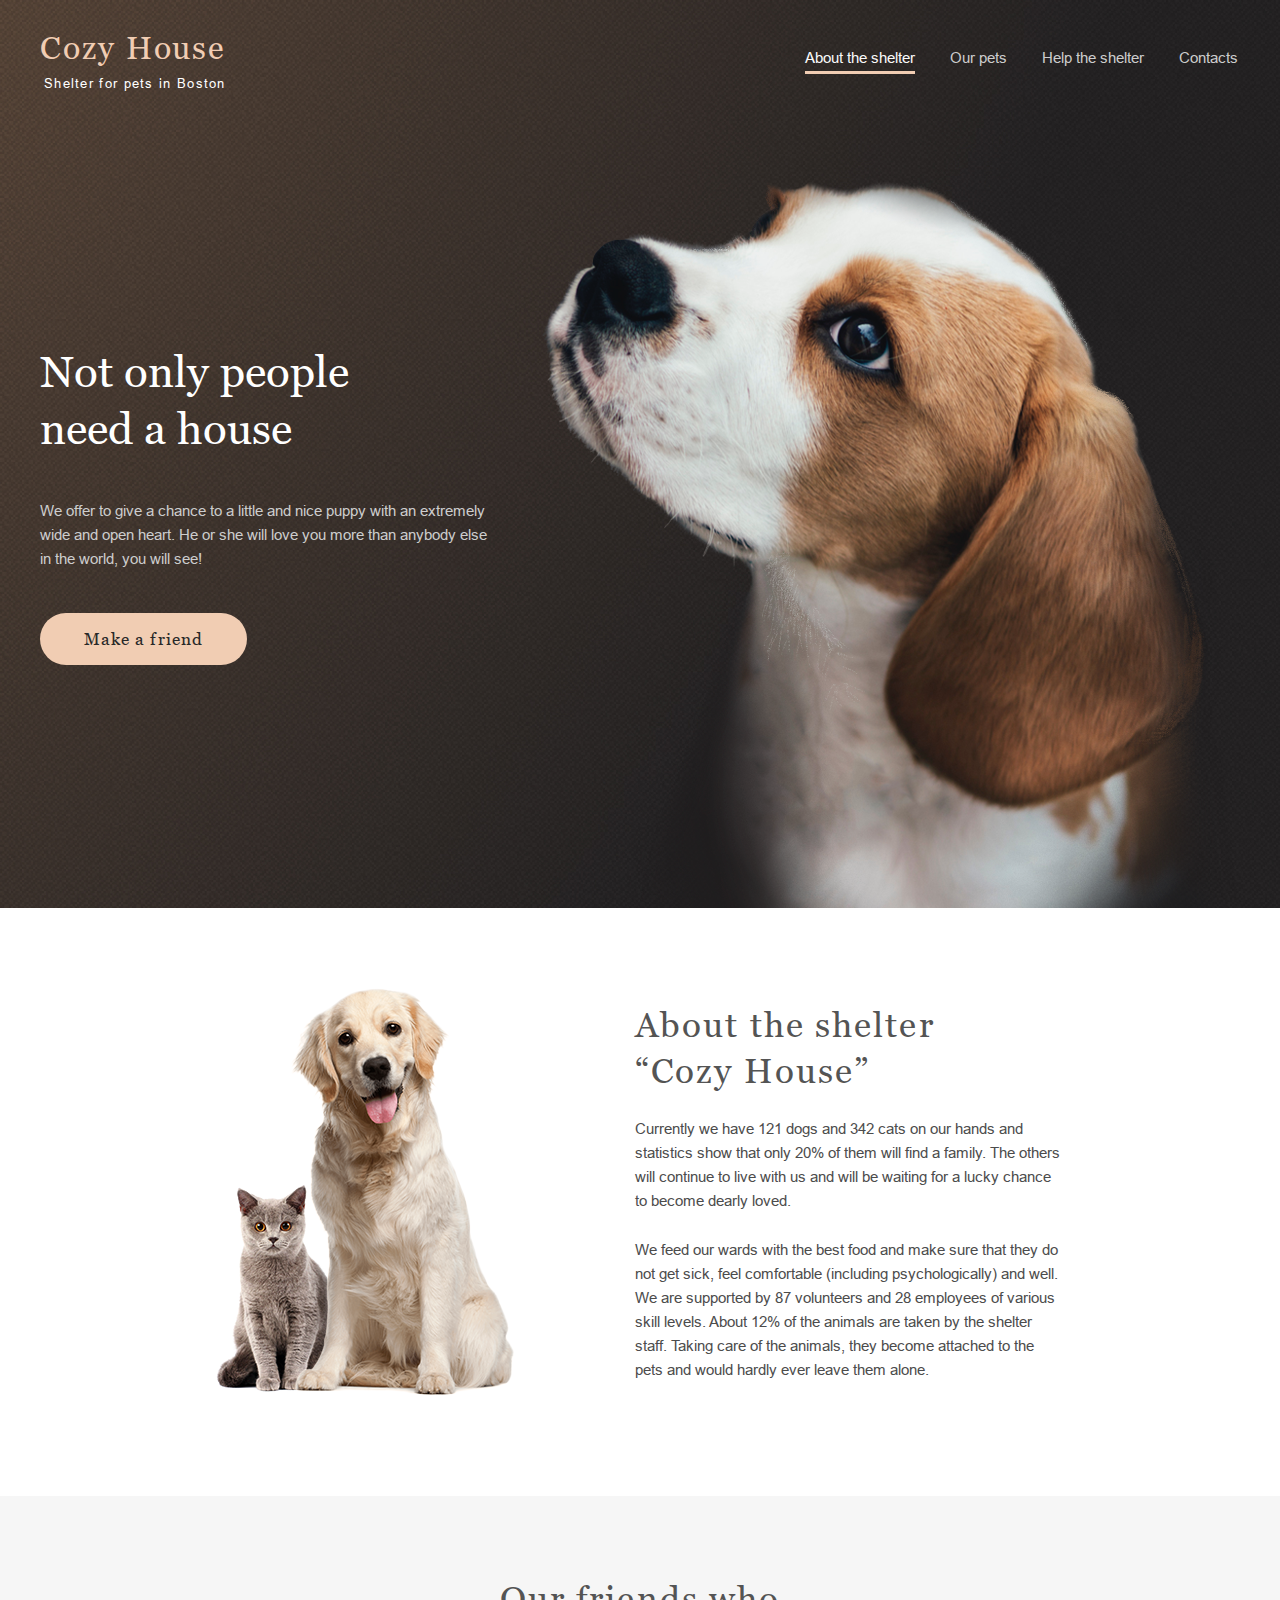
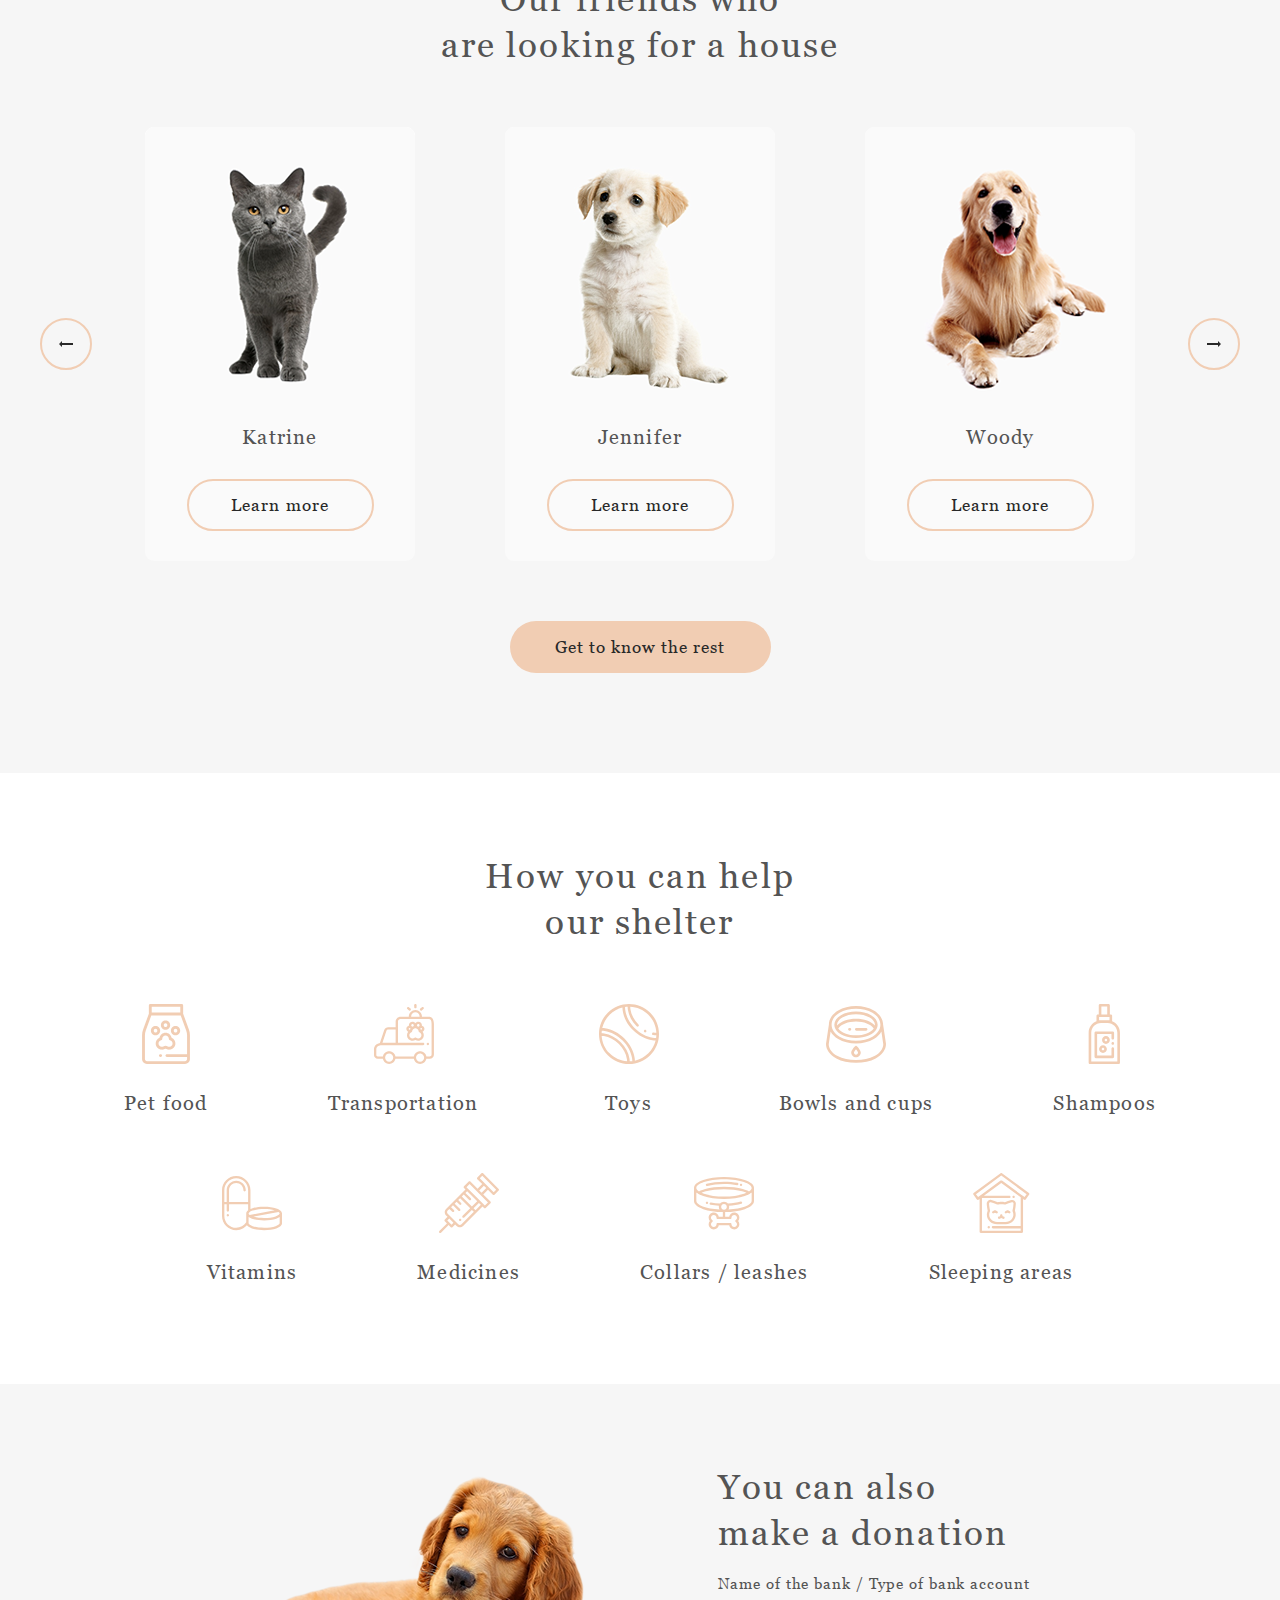
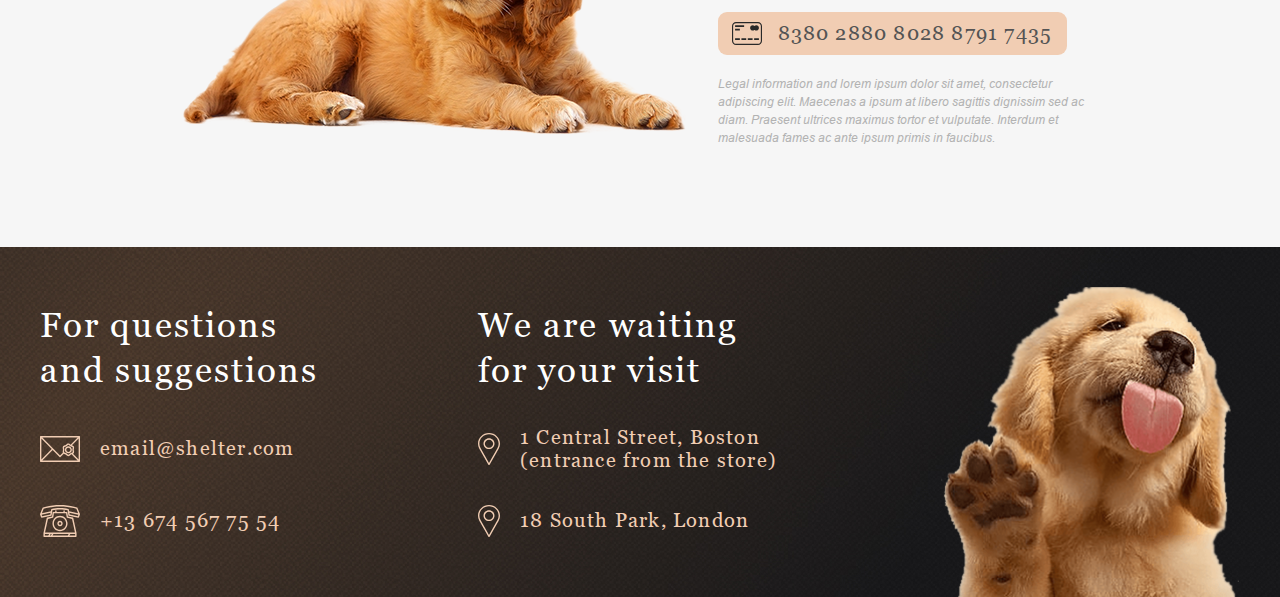
<file: shelter/index.html>
<!DOCTYPE html>
<html lang="en">

<head>
   <meta charset="UTF-8">
   <meta name="viewport" content="width=device-width, initial-scale=1.0">
   <title>Shelter</title>
   <link rel="icon" href="./img/favicon.ico" type="image/x-icon">
   <link rel="stylesheet" href="./css/reset.css">
   <link rel="stylesheet" href="./css/fonts.css">
   <link rel="stylesheet" href="./css/style.css">
</head>

<body>
   <div class="hero">
      <header class="header">
         <div class="container">
            <div class="header__inner">
               <a class="header__logo" href="#">
                  <h2 class="header__logo-title">Cozy House</h2>
                  <p class="header__logo-subtitle">Shelter for pets in Boston</p>
               </a>
               <button class="header__burger-menu">
                  <span class="header__burger-menu-item"></span>
                  <span class="header__burger-menu-item"></span>
                  <span class="header__burger-menu-item"></span>
               </button>
               <nav class="header__nav">
                  <ul class="header__list">
                     <li class="header__list-item">
                        <a class="header__list-link header__list-link--active" href="./index.html">About the shelter</a>
                     </li>
                     <li class="header__list-item">
                        <a class="header__list-link" href="./pets.html">Our pets</a>
                     </li>
                     <li class="header__list-item">
                        <a class="header__list-link" href="#help">Help the shelter</a>
                     </li>
                     <li class="header__list-item">
                        <a class="header__list-link" href="#footer">Contacts</a>
                     </li>
                  </ul>
               </nav>
            </div>
         </div>
      </header>

      <section class="not-only">
         <div class="container">
            <div class="not-only__inner">
               <div class="not-only__descr">
                  <h1 class="not-only__title">Not only people need a house</h1>
                  <p class="not-only__text">We offer to give a chance to a little and nice puppy with an extremely wide
                     and open heart. He or she will love you more than anybody else in the world, you will see!</p>
                  <a class="not-only__btn btn-primary" href="#our-friends">Make a friend</a>
               </div>
               <img class="not-only__img" src="./img/start-screen-puppy.png" alt="Puppy">
            </div>
         </div>
      </section>
   </div>

   <main class="main">
      <section class="about">
         <div class="container">
            <div class="about__inner">
               <img class="about__img" src="./img/about-pets.png" alt="pets">
               <div class="about__descr">
                  <h2 class="about__title title-h2">About the shelter “Cozy House”</h2>
                  <p class="about__text">Currently we have 121 dogs and 342 cats on our hands and statistics show that
                     only 20% of them will find a family. The others will continue to live with us and will be waiting
                     for a lucky chance to become dearly loved.</p>
                  <p class="about__text">We feed our wards with the best food and make sure that they do not get sick,
                     feel comfortable (including psychologically) and well. We are supported by 87 volunteers and 28
                     employees of various skill levels. About 12% of the animals are taken by the shelter staff. Taking
                     care of the animals, they become attached to the pets and would hardly ever leave them alone.</p>
               </div>
            </div>
         </div>
      </section>

      <section class="our-friends" id="our-friends">
         <div class="container">
            <h2 class="our-friends__title title-h2">Our friends who <br> are looking for a house</h2>
            <div class="our-friends__inner">
               <div class="slider__inner">
                  <article class="slider__card">
                     <img class="slider__card-img" src="./img/pets-katrine.png" alt="cat">
                     <h3 class="slider__card-title">Katrine</h3>
                     <a href="" class="slider__card-btn btn-secondary">Learn more</a>
                  </article>
                  <article class="slider__card">
                     <img class="slider__card-img" src="./img/pets-jennifer.png" alt="puppy">
                     <h3 class="slider__card-title">Jennifer</h3>
                     <a href="" class="slider__card-btn btn-secondary">Learn more</a>
                  </article>
                  <article class="slider__card">
                     <img class="slider__card-img" src="./img/pets-woody.png" alt="dog">
                     <h3 class="slider__card-title">Woody</h3>
                     <a href="" class="slider__card-btn btn-secondary">Learn more</a>
                  </article>
               </div>

               <div class="slider__btn-wrapper">
                  <button class="slider__btn">
                     <svg width="14" height="6" viewBox="0 0 14 6" fill="none" xmlns="http://www.w3.org/2000/svg">
                        <path d="M14 2V4H3V6L0 3L3 0V2H14Z" fill="#292929" />
                     </svg>
                  </button>
                  <button class="slider__btn">
                     <svg width="14" height="6" viewBox="0 0 14 6" fill="none" xmlns="http://www.w3.org/2000/svg">
                        <path d="M0 4V2L11 2V0L14 3L11 6V4L0 4Z" fill="#292929" />
                     </svg>
                  </button>
               </div>
            </div>
            <a class="btn-primary" href="./pets.html" target="_blank">Get to know the rest</a>
         </div>
      </section>

      <section class="help" id="help">
         <div class="container">
            <div class="help__inner">
               <h2 class="help__title title-h2">How you can help <br> our shelter</h2>

               <ul class="help__list">
                  <li class="help__item">
                     <img class="help__img" src="./img/icon-pet-food.svg" alt="pet-food">
                     <h3 class="help__item-title">Pet food</h3>
                  </li>
                  <li class="help__item">
                     <img class="help__img" src="./img/icon-transportation.svg" alt="transportation">
                     <h3 class="help__item-title">Transportation</h3>
                  </li>
                  <li class="help__item">
                     <img class="help__img" src="./img/icon-toys.svg" alt="toys">
                     <h3 class="help__item-title">Toys</h3>
                  </li>
                  <li class="help__item">
                     <img class="help__img" src="./img/icon-bowls-and-cups.svg" alt="bowls-and-cups">
                     <h3 class="help__item-title">Bowls and cups</h3>
                  </li>
                  <li class="help__item">
                     <img class="help__img" src="./img/icon-shampoos.svg" alt="shampoos">
                     <h3 class="help__item-title">Shampoos</h3>
                  </li>
                  <li class="help__item">
                     <img class="help__img" src="./img/icon-vitamins.svg" alt="vitamins">
                     <h3 class="help__item-title">Vitamins</h3>
                  </li>
                  <li class="help__item">
                     <img class="help__img" src="./img/icon-medicines.svg" alt="medicines">
                     <h3 class="help__item-title">Medicines</h3>
                  </li>
                  <li class="help__item">
                     <img class="help__img" src="./img/icon-collars-leashes.svg" alt="collars-leashe">
                     <h3 class="help__item-title">Collars / leashes</h3>
                  </li>
                  <li class="help__item">
                     <img class="help__img" src="./img/icon-sleeping-area.svg" alt="sleeping-area">
                     <h3 class="help__item-title">Sleeping areas</h3>
                  </li>
               </ul>

            </div>
         </div>
      </section>

      <section class="in-addition">
         <div class="container">
            <div class="in-addition__inner">
               <img class="in-addition__img" src="./img/donation-dog.png" alt="puppy">
               <div class="in-addition__descr">
                  <h2 class="in-addition__title title-h2">You can also <br> make a donation</h2>
                  <p class="in-addition__subtitle">Name of the bank / Type of bank account</p>
                  <a class="in-addition__link" href="#">
                     <img class="in-addition__link-img" src="./img/credit-card.svg" alt="credit-card">
                     <p class="in-addition__link-text">8380 2880 8028 8791 7435</p>
                  </a>
                  <p class="in-addition__text">Legal information and lorem ipsum dolor sit amet, consectetur adipiscing
                     elit. Maecenas a ipsum at libero sagittis dignissim sed ac diam. Praesent ultrices maximus tortor
                     et vulputate. Interdum et malesuada fames ac ante ipsum primis in faucibus.</p>
               </div>
            </div>
         </div>
      </section>
   </main>

   <footer class="footer" id="footer">
      <div class="container">
         <div class="footer__inner">
            <div class="footer__blocks">
               <div class="footer_block">
                  <h2 class="footer__title title-h2">For questions and suggestions</h2>
                  <a class="footer__link" href="mailto:email@shelter.com" target="_blank">
                     <svg width="40" height="32" viewBox="0 0 40 32" fill="none" xmlns="http://www.w3.org/2000/svg">
                        <path
                           d="M39.315 3H0.684964C0.5033 3 0.329077 3.07325 0.200621 3.20362C0.0721657 3.334 0 3.51084 0 3.69522V28.3048C0 28.4892 0.0721657 28.666 0.200621 28.7964C0.329077 28.9268 0.5033 29 0.684964 29H39.315C39.4967 29 39.6709 28.9268 39.7994 28.7964C39.9278 28.666 40 28.4892 40 28.3048V3.69522C40 3.51084 39.9278 3.334 39.7994 3.20362C39.6709 3.07325 39.4967 3 39.315 3ZM32.5774 18.0331C32.6846 18.5259 32.7954 19.0355 32.6513 19.2882C32.4966 19.5596 31.9966 19.7173 31.5131 19.8699C31.1316 19.9902 30.7373 20.1147 30.3857 20.3212C30.0461 20.5206 29.7523 20.8001 29.4683 21.0704C29.0772 21.4426 28.7079 21.794 28.374 21.794C28.04 21.794 27.6706 21.4425 27.2797 21.0704C26.9956 20.8001 26.7018 20.5205 26.3622 20.3212C26.0107 20.1147 25.6163 19.9903 25.2348 19.8699C24.7513 19.7173 24.2513 19.5596 24.0967 19.2882C23.9526 19.0355 24.0633 18.5259 24.1705 18.0331C24.2584 17.6285 24.3493 17.2103 24.3493 16.7821C24.3493 16.354 24.2584 15.9356 24.1705 15.5311C24.0633 15.0383 23.9526 14.5288 24.0967 14.2759C24.2513 14.0046 24.7513 13.8468 25.2348 13.6942C25.6163 13.5739 26.0107 13.4494 26.3622 13.243C26.7018 13.0435 26.9956 12.764 27.2797 12.4937C27.6706 12.1216 28.04 11.7701 28.374 11.7701C28.7079 11.7701 29.0773 12.1216 29.4683 12.4937C29.7523 12.764 30.0461 13.0435 30.3857 13.243C30.7373 13.4493 31.1316 13.5738 31.5131 13.6941C31.9966 13.8467 32.4966 14.0045 32.6512 14.2758C32.7954 14.5286 32.6846 15.0381 32.5774 15.5309C32.4895 15.9354 32.3986 16.3537 32.3986 16.7819C32.3986 17.2102 32.4895 17.6286 32.5774 18.0331ZM30.5975 11.6608C30.5345 11.6024 30.4705 11.5416 30.4053 11.4795C29.8904 10.9896 29.2497 10.3798 28.374 10.3798C27.4982 10.3798 26.8575 10.9896 26.3426 11.4795C26.1045 11.7061 25.8796 11.9201 25.6761 12.0396C25.4574 12.168 25.1518 12.2645 24.8281 12.3666C24.1276 12.5876 23.3336 12.8381 22.9109 13.5797C22.5001 14.3004 22.6768 15.1134 22.8328 15.8307C22.9081 16.1777 22.9794 16.5055 22.9794 16.7821C22.9794 17.0587 22.9081 17.3866 22.8328 17.7336C22.6975 18.3556 22.5473 19.0496 22.7775 19.693L19.9997 22.5464L2.32449 4.39044H37.6748L30.5975 11.6608ZM11.7007 16L1.36993 26.6116V5.38812L11.7007 16ZM12.6635 16.989L19.5124 24.0242C19.5761 24.0896 19.6519 24.1416 19.7356 24.177C19.8192 24.2125 19.9089 24.2308 19.9996 24.2308C20.0902 24.2308 20.18 24.2125 20.2636 24.177C20.3472 24.1416 20.4231 24.0896 20.4868 24.0242L23.6841 20.7398C24.044 20.9494 24.4495 21.0781 24.8281 21.1976C25.1518 21.2997 25.4575 21.3962 25.6761 21.5245C25.8796 21.644 26.1044 21.8581 26.3426 22.0846C26.8575 22.5746 27.4982 23.1844 28.374 23.1844C29.2496 23.1844 29.8904 22.5746 30.4053 22.0846C30.6434 21.858 30.8682 21.644 31.0718 21.5244C31.2043 21.4466 31.3691 21.3806 31.5502 21.3179L37.675 27.6094H2.32431L12.6635 16.989ZM32.9664 20.7946C33.3117 20.6108 33.6223 20.3612 33.8371 19.9846C34.2479 19.2639 34.0711 18.4508 33.9151 17.7336C33.8398 17.3866 33.7686 17.0587 33.7686 16.7821C33.7686 16.5055 33.8398 16.1777 33.9151 15.8307C34.0711 15.1134 34.2479 14.3005 33.837 13.5797C33.4142 12.8381 32.6203 12.5876 31.9197 12.3666L31.8559 12.3463L38.6301 5.38738V26.6122L32.9664 20.7946Z"
                           fill="#F1CDB3" />
                        <path
                           d="M28.374 13.2424C26.451 13.2424 24.8865 14.8302 24.8865 16.782C24.8865 18.7337 26.451 20.3215 28.374 20.3215C30.297 20.3215 31.8614 18.7337 31.8614 16.782C31.8614 14.8302 30.2969 13.2424 28.374 13.2424ZM28.374 18.9311C27.2064 18.9311 26.2564 17.967 26.2564 16.782C26.2564 15.5969 27.2063 14.6328 28.374 14.6328C29.5416 14.6328 30.4915 15.5969 30.4915 16.782C30.4915 17.967 29.5415 18.9311 28.374 18.9311Z"
                           fill="#F1CDB3" />
                     </svg>
                     <p class="footer__link-text">email@shelter.com</p>
                  </a>
                  <a class="footer__link" href="tel:+136745677554" target="_blank">
                     <svg width="40" height="32" viewBox="0 0 40 32" fill="none" xmlns="http://www.w3.org/2000/svg">
                        <path
                           d="M39.9461 8.89543L37.5102 2.9049C37.4685 2.80251 37.4043 2.71139 37.3226 2.63868C37.2408 2.56598 37.1437 2.51367 37.0389 2.48585L34.111 1.70799C25.5388 -0.569376 14.4609 -0.569281 5.88906 1.70799L2.96105 2.48585C2.85626 2.51367 2.75918 2.56598 2.67743 2.63868C2.59568 2.71139 2.53147 2.80251 2.48984 2.9049L0.0539764 8.89543C-0.0131281 9.06038 -0.0178273 9.24503 0.0407965 9.41333L1.01509 12.2089C1.07166 12.3713 1.18339 12.5075 1.32986 12.5925C1.47633 12.6775 1.64776 12.7056 1.8128 12.6717L11.0692 10.7747C11.2084 10.7462 11.3359 10.675 11.4348 10.5706C11.5337 10.4661 11.5993 10.3334 11.623 10.19L12.4245 5.32594C16.8365 4.18994 23.1635 4.18994 27.5753 5.32594L28.3769 10.19C28.4006 10.3335 28.4662 10.4663 28.5651 10.5707C28.664 10.6751 28.7915 10.7463 28.9307 10.7748L38.187 12.6718C38.3521 12.7056 38.5234 12.6774 38.6699 12.5924C38.8164 12.5075 38.9281 12.3714 38.9848 12.209L39.9592 9.41343C40.0178 9.2451 40.0131 9.06043 39.9461 8.89543ZM2.13193 11.1412L1.63183 9.70624L10.5973 7.78606L10.321 9.46295L2.13193 11.1412ZM11.6222 4.0568C11.4935 4.09314 11.3777 4.16636 11.2883 4.26784C11.1989 4.36933 11.1396 4.49486 11.1174 4.62969L10.848 6.26453L1.85991 8.1896L3.65015 3.78707L6.2409 3.09877C14.5991 0.878304 25.4007 0.878208 33.7593 3.09877L36.35 3.78707L38.1403 8.1896L29.1522 6.26453L28.8828 4.62969C28.8606 4.49487 28.8013 4.36936 28.7119 4.26788C28.6224 4.1664 28.5066 4.09318 28.378 4.0568C23.6016 2.70615 16.3984 2.70615 11.6222 4.0568ZM37.8681 11.1412L29.6792 9.46295L29.4028 7.78606L38.3682 9.70624L37.8681 11.1412Z"
                           fill="#F1CDB3" />
                        <path
                           d="M33.2901 13.1186C33.261 12.9842 33.1948 12.8612 33.0995 12.7643C33.0041 12.6673 32.8836 12.6005 32.7522 12.5717L27.9776 11.526L27.3764 7.51395C27.351 7.34431 27.2672 7.18959 27.1401 7.07781C27.013 6.96603 26.851 6.90458 26.6835 6.90458H24.814V5.96398C24.814 5.56724 24.5002 5.2456 24.1129 5.2456C23.7257 5.2456 23.4119 5.56724 23.4119 5.96398V6.90458H16.5882V5.96398C16.5882 5.56724 16.2744 5.2456 15.8871 5.2456C15.4999 5.2456 15.1861 5.56724 15.1861 5.96398V6.90458H13.3166C13.1491 6.90458 12.9871 6.96603 12.86 7.07781C12.7329 7.18959 12.6491 7.34431 12.6237 7.51395L12.0224 11.526L7.24791 12.5717C7.11654 12.6005 6.996 12.6673 6.90063 12.7643C6.80527 12.8612 6.73908 12.9842 6.70996 13.1186L3.46796 28.0878C3.45692 28.1389 3.45134 28.1911 3.45132 28.2434V31.2816C3.45132 31.4721 3.52519 31.6549 3.65666 31.7896C3.78814 31.9243 3.96645 32 4.15239 32H35.8477C36.0336 32 36.212 31.9243 36.3434 31.7896C36.4749 31.6549 36.5488 31.4721 36.5488 31.2816V28.2434C36.5488 28.1911 36.5432 28.1389 36.5321 28.0878L33.2901 13.1186ZM7.98131 13.8802L12.7885 12.8273C12.9276 12.7968 13.0544 12.7238 13.152 12.6178C13.2496 12.5118 13.3134 12.3779 13.335 12.2338L13.9183 8.34134H26.0819L26.6651 12.2338C26.6867 12.3779 26.7505 12.5118 26.8481 12.6178C26.9457 12.7238 27.0725 12.7968 27.2115 12.8273L32.0189 13.8802L34.9741 27.5251H5.0261L7.98131 13.8802ZM11.7966 28.9618L10.8935 30.5632H9.82782L10.7309 28.9618H11.7966ZM13.416 28.9618H28.6721L27.769 30.5632H12.513L13.416 28.9618ZM4.85345 28.9618H9.11142L8.20836 30.5632H4.85345V28.9618ZM29.3885 30.5632L30.2916 28.9618H35.1466V30.5632H29.3885Z"
                           fill="#F1CDB3" />
                        <path
                           d="M20 26.1606C24.1492 26.1606 27.5248 22.7016 27.5248 18.45C27.5248 14.1983 24.1492 10.7393 20 10.7393C15.8509 10.7393 12.4753 14.1983 12.4753 18.45C12.4753 22.7016 15.8509 26.1606 20 26.1606ZM20 12.1761C23.3761 12.1761 26.1227 14.9905 26.1227 18.45C26.1227 21.9094 23.3761 24.7238 20 24.7238C16.624 24.7238 13.8774 21.9094 13.8774 18.45C13.8774 14.9905 16.624 12.1761 20 12.1761Z"
                           fill="#F1CDB3" />
                        <path
                           d="M20 21.1847C21.4717 21.1847 22.6691 19.9578 22.6691 18.4497C22.6691 16.9416 21.4717 15.7147 20 15.7147C18.5283 15.7147 17.3309 16.9416 17.3309 18.4497C17.3309 19.9578 18.5283 21.1847 20 21.1847ZM20 17.1514C20.6987 17.1514 21.267 17.7338 21.267 18.4497C21.267 19.1656 20.6987 19.7479 20 19.7479C19.3014 19.7479 18.733 19.1656 18.733 18.4497C18.733 17.7339 19.3014 17.1514 20 17.1514Z"
                           fill="#F1CDB3" />
                     </svg>
                     <p class="footer__link-text">+13 674 567 75 54</p>
                  </a>
               </div>
               <div class="footer_block">
                  <h2 class="footer__title title-h2">We are waiting for your visit</h2>
                  <a class="footer__link" href="https://maps.app.goo.gl/bnCDSN5BvzysuAJj7" target="_blank">
                     <img src="./img/pin.svg" alt="">
                     <p class="footer__link-text">1 Central Street, Boston (entrance from the store)</p>
                  </a>
                  <a class="footer__link" href="https://maps.app.goo.gl/ULW867pbwDoViKrB8" target="_blank">
                     <svg width="22" height="32" viewBox="0 0 22 32" fill="none" xmlns="http://www.w3.org/2000/svg">
                        <path
                           d="M11 0C4.93475 0 3.05176e-05 4.78519 3.05176e-05 10.6667C3.05176e-05 12.4323 0.455262 14.1829 1.32067 15.7357L10.3985 31.6562C10.5193 31.8685 10.7496 32 11 32C11.2504 32 11.4807 31.8685 11.6016 31.6562L20.6827 15.7304C21.5448 14.1829 22 12.4323 22 10.6666C22 4.78519 17.0653 0 11 0ZM19.4762 15.0905L11 29.9557L2.52717 15.0964C1.7732 13.7435 1.37507 12.2116 1.37507 10.6667C1.37507 5.52019 5.69278 1.33337 11 1.33337C16.3073 1.33337 20.625 5.52025 20.625 10.6667C20.625 12.2116 20.2269 13.7435 19.4762 15.0905Z"
                           fill="#F1CDB3" />
                        <path
                           d="M11 5.33329C7.9674 5.33329 5.50008 7.72585 5.50008 10.6666C5.50008 13.6074 7.9674 16 11 16C14.0327 16 16.5 13.6074 16.5 10.6667C16.5 7.72592 14.0327 5.33329 11 5.33329ZM11 14.6667C8.72537 14.6667 6.87505 12.8724 6.87505 10.6667C6.87505 8.46092 8.72537 6.66667 11 6.66667C13.2747 6.66667 15.125 8.46092 15.125 10.6667C15.125 12.8724 13.2747 14.6667 11 14.6667Z"
                           fill="#F1CDB3" />
                     </svg>
                     <p class="footer__link-text">18 South Park, London</p>
                  </a>
               </div>
            </div>
            <img class="footer__img" src="./img/footer-puppy.png" alt="puppy">
         </div>
      </div>
   </footer>

   <script src="./js/index.js"></script>
</body>

</html>
</file>
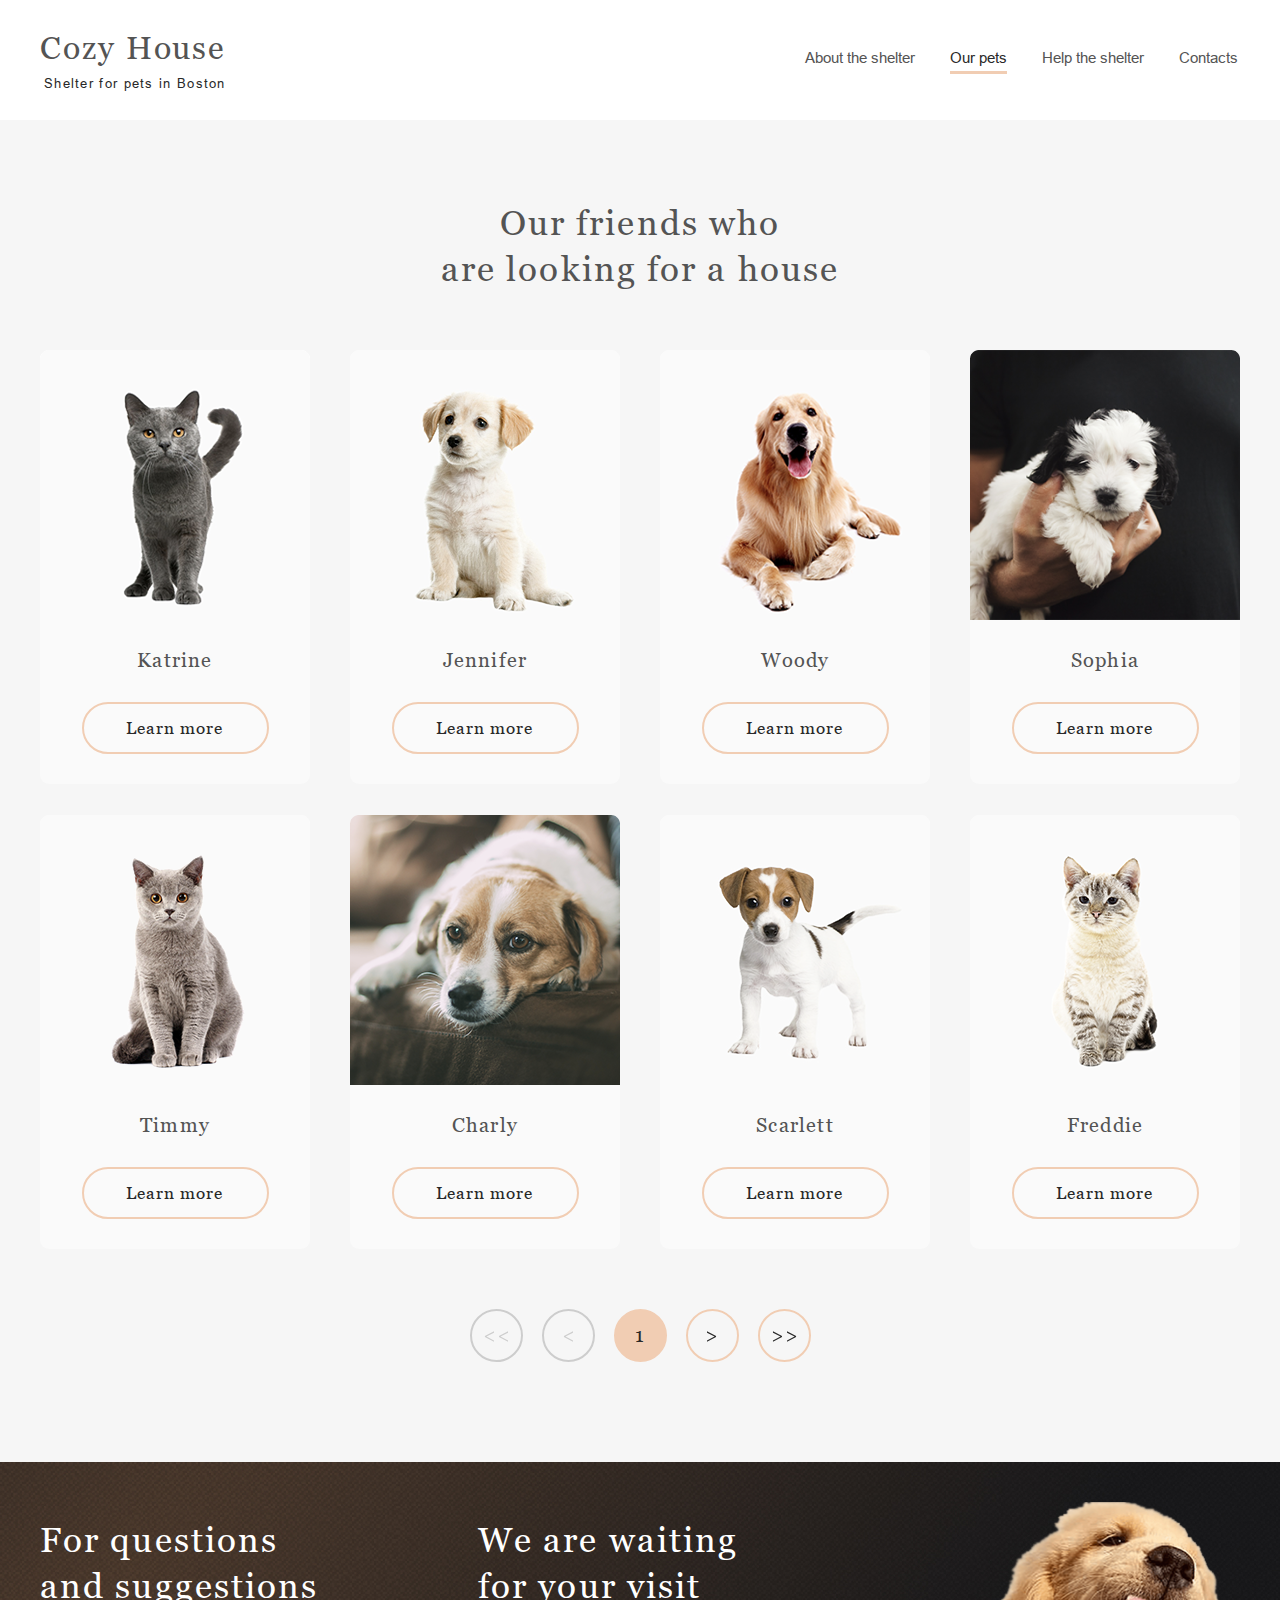
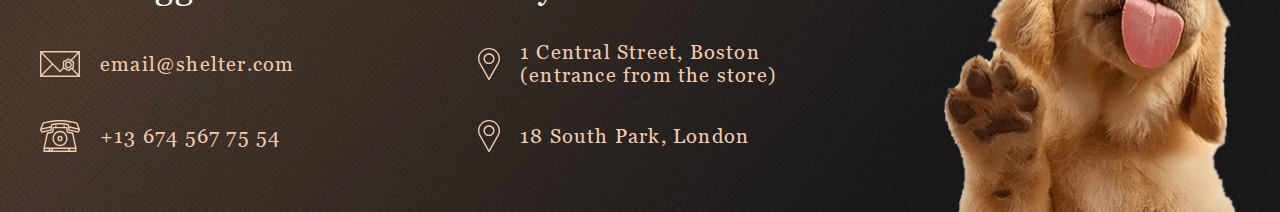
<file: shelter/pets.html>
<!DOCTYPE html>
<html lang="en">

<head>
   <meta charset="UTF-8">
   <meta name="viewport" content="width=device-width, initial-scale=1.0">
   <title>Cozy House</title>
   <link rel="icon" href="./img/favicon.ico" type="image/x-icon">
   <link rel="stylesheet" href="./css/reset.css">
   <link rel="stylesheet" href="./css/fonts.css">
   <link rel="stylesheet" href="./css/style.css">
</head>

<body>
   <header class="header white-theme">
      <div class="container">
         <div class="header__inner">
            <a class="header__logo" href="./index.html">
               <h1 class="header__logo-title white-theme">Cozy House</h1>
               <p class="header__logo-subtitle white-theme">Shelter for pets in Boston</p>
            </a>
            <button class="header__burger-menu">
               <span class="header__burger-menu-item header__burger-menu-item--black"></span>
               <span class="header__burger-menu-item header__burger-menu-item--black"></span>
               <span class="header__burger-menu-item header__burger-menu-item--black"></span>
            </button>
            <nav class="header__nav white-theme">
               <ul class="header__list white-theme">
                  <li class="header__list-item">
                     <a class="header__list-link white-theme" href="./index.html">About the shelter</a>
                  </li>
                  <li class="header__list-item">
                     <a class="header__list-link header__list-link--active white-theme" href="./pets.html" target="_blank">Our pets</a>
                  </li>
                  <li class="header__list-item">
                     <a class="header__list-link white-theme" href="./index.html#help">Help the shelter</a>
                  </li>
                  <li class="header__list-item">
                     <a class="header__list-link white-theme" href="#footer">Contacts</a>
                  </li>
               </ul>
            </nav>
         </div>
      </div>
   </header>

   <main class="main__pets">
      <section class="pets">
         <div class="container">
            <div class="pets__inner">
               <h2 class="pets__title title-h2">Our friends who <br>
                  are looking for a house</h2>
               <div class="pets__cards">
                  <article class="slider__card">
                     <img class="slider__card-img" src="./img/pets-katrine.png" alt="cat">
                     <h3 class="slider__card-title">Katrine</h3>
                     <a href="" class="slider__card-btn btn-secondary">Learn more</a>
                  </article>
                  <article class="slider__card">
                     <img class="slider__card-img" src="./img/pets-jennifer.png" alt="puppy">
                     <h3 class="slider__card-title">Jennifer</h3>
                     <a href="" class="slider__card-btn btn-secondary">Learn more</a>
                  </article>
                  <article class="slider__card">
                     <img class="slider__card-img" src="./img/pets-woody.png" alt="dog">
                     <h3 class="slider__card-title">Woody</h3>
                     <a href="" class="slider__card-btn btn-secondary">Learn more</a>
                  </article>
                  <article class="slider__card">
                     <img class="slider__card-img" src="./img/pets-sophia.png" alt="dog">
                     <h3 class="slider__card-title">Sophia</h3>
                     <a href="" class="slider__card-btn btn-secondary">Learn more</a>
                  </article>
                  <article class="slider__card">
                     <img class="slider__card-img" src="./img/pets-timmy.png" alt="cat">
                     <h3 class="slider__card-title">Timmy</h3>
                     <a href="" class="slider__card-btn btn-secondary">Learn more</a>
                  </article>
                  <article class="slider__card">
                     <img class="slider__card-img" src="./img/pets-charly.png" alt="dog">
                     <h3 class="slider__card-title">Charly</h3>
                     <a href="" class="slider__card-btn btn-secondary">Learn more</a>
                  </article>
                  <article class="slider__card">
                     <img class="slider__card-img" src="./img/pets-scarlet.png" alt="dog">
                     <h3 class="slider__card-title">Scarlett</h3>
                     <a href="" class="slider__card-btn btn-secondary">Learn more</a>
                  </article>
                  <article class="slider__card">
                     <img class="slider__card-img" src="./img/pets-freddie.png" alt="cat">
                     <h3 class="slider__card-title">Freddie</h3>
                     <a href="" class="slider__card-btn btn-secondary">Learn more</a>
                  </article>
               </div>
               <div class="navigation">
                  <button class="navigation__button navigation__button--inactive">
                     <svg width="25" height="11" viewBox="0 0 25 11" fill="none" xmlns="http://www.w3.org/2000/svg">
                        <g clip-path="url(#clip0_181643_382)">
                          <path d="M9.94677 10.7852L0.913574 6.08789V4.98438L9.94677 0.287109V1.625L2.43701 5.53125L9.94677 9.44727V10.7852ZM24.0179 10.7852L14.9847 6.08789V4.98438L24.0179 0.287109V1.625L16.5081 5.53125L24.0179 9.44727V10.7852Z" fill="#CDCDCD" />
                        </g>
                        <defs>
                          <clipPath id="clip0_181643_382">
                            <rect width="25" height="11" fill="white" />
                          </clipPath>
                        </defs>
                     </svg>
                  </button>
                  <button class="navigation__button navigation__button--inactive">
                     <svg width="10" height="11" viewBox="0 0 10 11" fill="none" xmlns="http://www.w3.org/2000/svg">
                        <g clip-path="url(#clip0_181643_385)">
                          <path d="M9.98242 10.7852L0.949219 6.08789V4.98438L9.98242 0.287109V1.625L2.47266 5.53125L9.98242 9.44727V10.7852Z" fill="#CDCDCD" />
                        </g>
                        <defs>
                          <clipPath id="clip0_181643_385">
                            <rect width="10" height="11" fill="white" />
                          </clipPath>
                        </defs>
                     </svg>
                  </button>
                  <button class="navigation__button navigation__button--active"> 1 </button>
                  <button class="navigation__button">
                     <svg width="10" height="11" viewBox="0 0 10 11" fill="none" xmlns="http://www.w3.org/2000/svg">
                        <g clip-path="url(#clip0_181643_389)">
                          <path d="M9.04102 6.08789L0.0078125 10.7852V9.44727L7.51758 5.53125L0.0078125 1.625V0.287109L9.04102 4.98438V6.08789Z" fill="#292929" />
                        </g>
                        <defs>
                          <clipPath id="clip0_181643_389">
                            <rect width="10" height="11" fill="white" />
                          </clipPath>
                        </defs>
                     </svg>
                  </button>
                  <button class="navigation__button">
                     <svg width="25" height="11" viewBox="0 0 25 11" fill="none" xmlns="http://www.w3.org/2000/svg">
                        <g clip-path="url(#clip0_181643_391)">
                          <path d="M10.0054 6.08789L0.972168 10.7852V9.44727L8.48193 5.53125L0.972168 1.625V0.287109L10.0054 4.98438V6.08789ZM24.0765 6.08789L15.0433 10.7852V9.44727L22.553 5.53125L15.0433 1.625V0.287109L24.0765 4.98438V6.08789Z" fill="#292929" />
                        </g>
                        <defs>
                          <clipPath id="clip0_181643_391">
                            <rect width="25" height="11" fill="white" />
                          </clipPath>
                        </defs>
                     </svg>
                  </button>
               </div>
            </div>
         </div>
      </section>
   </main>

   <footer class="footer" id="footer">
      <div class="container">
         <div class="footer__inner">
            <div class="footer__blocks">
               <div class="footer_block">
                  <h2 class="footer__title title-h2">For questions and suggestions</h2>
                  <a class="footer__link" href="mailto:email@shelter.com" target="_blank">
                     <svg width="40" height="32" viewBox="0 0 40 32" fill="none" xmlns="http://www.w3.org/2000/svg">
                        <path
                           d="M39.315 3H0.684964C0.5033 3 0.329077 3.07325 0.200621 3.20362C0.0721657 3.334 0 3.51084 0 3.69522V28.3048C0 28.4892 0.0721657 28.666 0.200621 28.7964C0.329077 28.9268 0.5033 29 0.684964 29H39.315C39.4967 29 39.6709 28.9268 39.7994 28.7964C39.9278 28.666 40 28.4892 40 28.3048V3.69522C40 3.51084 39.9278 3.334 39.7994 3.20362C39.6709 3.07325 39.4967 3 39.315 3ZM32.5774 18.0331C32.6846 18.5259 32.7954 19.0355 32.6513 19.2882C32.4966 19.5596 31.9966 19.7173 31.5131 19.8699C31.1316 19.9902 30.7373 20.1147 30.3857 20.3212C30.0461 20.5206 29.7523 20.8001 29.4683 21.0704C29.0772 21.4426 28.7079 21.794 28.374 21.794C28.04 21.794 27.6706 21.4425 27.2797 21.0704C26.9956 20.8001 26.7018 20.5205 26.3622 20.3212C26.0107 20.1147 25.6163 19.9903 25.2348 19.8699C24.7513 19.7173 24.2513 19.5596 24.0967 19.2882C23.9526 19.0355 24.0633 18.5259 24.1705 18.0331C24.2584 17.6285 24.3493 17.2103 24.3493 16.7821C24.3493 16.354 24.2584 15.9356 24.1705 15.5311C24.0633 15.0383 23.9526 14.5288 24.0967 14.2759C24.2513 14.0046 24.7513 13.8468 25.2348 13.6942C25.6163 13.5739 26.0107 13.4494 26.3622 13.243C26.7018 13.0435 26.9956 12.764 27.2797 12.4937C27.6706 12.1216 28.04 11.7701 28.374 11.7701C28.7079 11.7701 29.0773 12.1216 29.4683 12.4937C29.7523 12.764 30.0461 13.0435 30.3857 13.243C30.7373 13.4493 31.1316 13.5738 31.5131 13.6941C31.9966 13.8467 32.4966 14.0045 32.6512 14.2758C32.7954 14.5286 32.6846 15.0381 32.5774 15.5309C32.4895 15.9354 32.3986 16.3537 32.3986 16.7819C32.3986 17.2102 32.4895 17.6286 32.5774 18.0331ZM30.5975 11.6608C30.5345 11.6024 30.4705 11.5416 30.4053 11.4795C29.8904 10.9896 29.2497 10.3798 28.374 10.3798C27.4982 10.3798 26.8575 10.9896 26.3426 11.4795C26.1045 11.7061 25.8796 11.9201 25.6761 12.0396C25.4574 12.168 25.1518 12.2645 24.8281 12.3666C24.1276 12.5876 23.3336 12.8381 22.9109 13.5797C22.5001 14.3004 22.6768 15.1134 22.8328 15.8307C22.9081 16.1777 22.9794 16.5055 22.9794 16.7821C22.9794 17.0587 22.9081 17.3866 22.8328 17.7336C22.6975 18.3556 22.5473 19.0496 22.7775 19.693L19.9997 22.5464L2.32449 4.39044H37.6748L30.5975 11.6608ZM11.7007 16L1.36993 26.6116V5.38812L11.7007 16ZM12.6635 16.989L19.5124 24.0242C19.5761 24.0896 19.6519 24.1416 19.7356 24.177C19.8192 24.2125 19.9089 24.2308 19.9996 24.2308C20.0902 24.2308 20.18 24.2125 20.2636 24.177C20.3472 24.1416 20.4231 24.0896 20.4868 24.0242L23.6841 20.7398C24.044 20.9494 24.4495 21.0781 24.8281 21.1976C25.1518 21.2997 25.4575 21.3962 25.6761 21.5245C25.8796 21.644 26.1044 21.8581 26.3426 22.0846C26.8575 22.5746 27.4982 23.1844 28.374 23.1844C29.2496 23.1844 29.8904 22.5746 30.4053 22.0846C30.6434 21.858 30.8682 21.644 31.0718 21.5244C31.2043 21.4466 31.3691 21.3806 31.5502 21.3179L37.675 27.6094H2.32431L12.6635 16.989ZM32.9664 20.7946C33.3117 20.6108 33.6223 20.3612 33.8371 19.9846C34.2479 19.2639 34.0711 18.4508 33.9151 17.7336C33.8398 17.3866 33.7686 17.0587 33.7686 16.7821C33.7686 16.5055 33.8398 16.1777 33.9151 15.8307C34.0711 15.1134 34.2479 14.3005 33.837 13.5797C33.4142 12.8381 32.6203 12.5876 31.9197 12.3666L31.8559 12.3463L38.6301 5.38738V26.6122L32.9664 20.7946Z"
                           fill="#F1CDB3" />
                        <path
                           d="M28.374 13.2424C26.451 13.2424 24.8865 14.8302 24.8865 16.782C24.8865 18.7337 26.451 20.3215 28.374 20.3215C30.297 20.3215 31.8614 18.7337 31.8614 16.782C31.8614 14.8302 30.2969 13.2424 28.374 13.2424ZM28.374 18.9311C27.2064 18.9311 26.2564 17.967 26.2564 16.782C26.2564 15.5969 27.2063 14.6328 28.374 14.6328C29.5416 14.6328 30.4915 15.5969 30.4915 16.782C30.4915 17.967 29.5415 18.9311 28.374 18.9311Z"
                           fill="#F1CDB3" />
                     </svg>
                     <p class="footer__link-text">email@shelter.com</p>
                  </a>
                  <a class="footer__link" href="tel:+136745677554" target="_blank">
                     <svg width="40" height="32" viewBox="0 0 40 32" fill="none" xmlns="http://www.w3.org/2000/svg">
                        <path
                           d="M39.9461 8.89543L37.5102 2.9049C37.4685 2.80251 37.4043 2.71139 37.3226 2.63868C37.2408 2.56598 37.1437 2.51367 37.0389 2.48585L34.111 1.70799C25.5388 -0.569376 14.4609 -0.569281 5.88906 1.70799L2.96105 2.48585C2.85626 2.51367 2.75918 2.56598 2.67743 2.63868C2.59568 2.71139 2.53147 2.80251 2.48984 2.9049L0.0539764 8.89543C-0.0131281 9.06038 -0.0178273 9.24503 0.0407965 9.41333L1.01509 12.2089C1.07166 12.3713 1.18339 12.5075 1.32986 12.5925C1.47633 12.6775 1.64776 12.7056 1.8128 12.6717L11.0692 10.7747C11.2084 10.7462 11.3359 10.675 11.4348 10.5706C11.5337 10.4661 11.5993 10.3334 11.623 10.19L12.4245 5.32594C16.8365 4.18994 23.1635 4.18994 27.5753 5.32594L28.3769 10.19C28.4006 10.3335 28.4662 10.4663 28.5651 10.5707C28.664 10.6751 28.7915 10.7463 28.9307 10.7748L38.187 12.6718C38.3521 12.7056 38.5234 12.6774 38.6699 12.5924C38.8164 12.5075 38.9281 12.3714 38.9848 12.209L39.9592 9.41343C40.0178 9.2451 40.0131 9.06043 39.9461 8.89543ZM2.13193 11.1412L1.63183 9.70624L10.5973 7.78606L10.321 9.46295L2.13193 11.1412ZM11.6222 4.0568C11.4935 4.09314 11.3777 4.16636 11.2883 4.26784C11.1989 4.36933 11.1396 4.49486 11.1174 4.62969L10.848 6.26453L1.85991 8.1896L3.65015 3.78707L6.2409 3.09877C14.5991 0.878304 25.4007 0.878208 33.7593 3.09877L36.35 3.78707L38.1403 8.1896L29.1522 6.26453L28.8828 4.62969C28.8606 4.49487 28.8013 4.36936 28.7119 4.26788C28.6224 4.1664 28.5066 4.09318 28.378 4.0568C23.6016 2.70615 16.3984 2.70615 11.6222 4.0568ZM37.8681 11.1412L29.6792 9.46295L29.4028 7.78606L38.3682 9.70624L37.8681 11.1412Z"
                           fill="#F1CDB3" />
                        <path
                           d="M33.2901 13.1186C33.261 12.9842 33.1948 12.8612 33.0995 12.7643C33.0041 12.6673 32.8836 12.6005 32.7522 12.5717L27.9776 11.526L27.3764 7.51395C27.351 7.34431 27.2672 7.18959 27.1401 7.07781C27.013 6.96603 26.851 6.90458 26.6835 6.90458H24.814V5.96398C24.814 5.56724 24.5002 5.2456 24.1129 5.2456C23.7257 5.2456 23.4119 5.56724 23.4119 5.96398V6.90458H16.5882V5.96398C16.5882 5.56724 16.2744 5.2456 15.8871 5.2456C15.4999 5.2456 15.1861 5.56724 15.1861 5.96398V6.90458H13.3166C13.1491 6.90458 12.9871 6.96603 12.86 7.07781C12.7329 7.18959 12.6491 7.34431 12.6237 7.51395L12.0224 11.526L7.24791 12.5717C7.11654 12.6005 6.996 12.6673 6.90063 12.7643C6.80527 12.8612 6.73908 12.9842 6.70996 13.1186L3.46796 28.0878C3.45692 28.1389 3.45134 28.1911 3.45132 28.2434V31.2816C3.45132 31.4721 3.52519 31.6549 3.65666 31.7896C3.78814 31.9243 3.96645 32 4.15239 32H35.8477C36.0336 32 36.212 31.9243 36.3434 31.7896C36.4749 31.6549 36.5488 31.4721 36.5488 31.2816V28.2434C36.5488 28.1911 36.5432 28.1389 36.5321 28.0878L33.2901 13.1186ZM7.98131 13.8802L12.7885 12.8273C12.9276 12.7968 13.0544 12.7238 13.152 12.6178C13.2496 12.5118 13.3134 12.3779 13.335 12.2338L13.9183 8.34134H26.0819L26.6651 12.2338C26.6867 12.3779 26.7505 12.5118 26.8481 12.6178C26.9457 12.7238 27.0725 12.7968 27.2115 12.8273L32.0189 13.8802L34.9741 27.5251H5.0261L7.98131 13.8802ZM11.7966 28.9618L10.8935 30.5632H9.82782L10.7309 28.9618H11.7966ZM13.416 28.9618H28.6721L27.769 30.5632H12.513L13.416 28.9618ZM4.85345 28.9618H9.11142L8.20836 30.5632H4.85345V28.9618ZM29.3885 30.5632L30.2916 28.9618H35.1466V30.5632H29.3885Z"
                           fill="#F1CDB3" />
                        <path
                           d="M20 26.1606C24.1492 26.1606 27.5248 22.7016 27.5248 18.45C27.5248 14.1983 24.1492 10.7393 20 10.7393C15.8509 10.7393 12.4753 14.1983 12.4753 18.45C12.4753 22.7016 15.8509 26.1606 20 26.1606ZM20 12.1761C23.3761 12.1761 26.1227 14.9905 26.1227 18.45C26.1227 21.9094 23.3761 24.7238 20 24.7238C16.624 24.7238 13.8774 21.9094 13.8774 18.45C13.8774 14.9905 16.624 12.1761 20 12.1761Z"
                           fill="#F1CDB3" />
                        <path
                           d="M20 21.1847C21.4717 21.1847 22.6691 19.9578 22.6691 18.4497C22.6691 16.9416 21.4717 15.7147 20 15.7147C18.5283 15.7147 17.3309 16.9416 17.3309 18.4497C17.3309 19.9578 18.5283 21.1847 20 21.1847ZM20 17.1514C20.6987 17.1514 21.267 17.7338 21.267 18.4497C21.267 19.1656 20.6987 19.7479 20 19.7479C19.3014 19.7479 18.733 19.1656 18.733 18.4497C18.733 17.7339 19.3014 17.1514 20 17.1514Z"
                           fill="#F1CDB3" />
                     </svg>
                     <p class="footer__link-text">+13 674 567 75 54</p>
                  </a>
               </div>
               <div class="footer_block">
                  <h2 class="footer__title title-h2">We are waiting for your visit</h2>
                  <a class="footer__link" href="https://maps.app.goo.gl/bnCDSN5BvzysuAJj7" target="_blank">
                     <img src="./img/pin.svg" alt="">
                     <p class="footer__link-text">1 Central Street, Boston (entrance from the store)</p>
                  </a>
                  <a class="footer__link" href="https://maps.app.goo.gl/ULW867pbwDoViKrB8" target="_blank">
                     <svg width="22" height="32" viewBox="0 0 22 32" fill="none" xmlns="http://www.w3.org/2000/svg">
                        <path
                           d="M11 0C4.93475 0 3.05176e-05 4.78519 3.05176e-05 10.6667C3.05176e-05 12.4323 0.455262 14.1829 1.32067 15.7357L10.3985 31.6562C10.5193 31.8685 10.7496 32 11 32C11.2504 32 11.4807 31.8685 11.6016 31.6562L20.6827 15.7304C21.5448 14.1829 22 12.4323 22 10.6666C22 4.78519 17.0653 0 11 0ZM19.4762 15.0905L11 29.9557L2.52717 15.0964C1.7732 13.7435 1.37507 12.2116 1.37507 10.6667C1.37507 5.52019 5.69278 1.33337 11 1.33337C16.3073 1.33337 20.625 5.52025 20.625 10.6667C20.625 12.2116 20.2269 13.7435 19.4762 15.0905Z"
                           fill="#F1CDB3" />
                        <path
                           d="M11 5.33329C7.9674 5.33329 5.50008 7.72585 5.50008 10.6666C5.50008 13.6074 7.9674 16 11 16C14.0327 16 16.5 13.6074 16.5 10.6667C16.5 7.72592 14.0327 5.33329 11 5.33329ZM11 14.6667C8.72537 14.6667 6.87505 12.8724 6.87505 10.6667C6.87505 8.46092 8.72537 6.66667 11 6.66667C13.2747 6.66667 15.125 8.46092 15.125 10.6667C15.125 12.8724 13.2747 14.6667 11 14.6667Z"
                           fill="#F1CDB3" />
                     </svg>
                     <p class="footer__link-text">18 South Park, London</p>
                  </a>
               </div>
            </div>
            <img class="footer__img" src="./img/footer-puppy.png" alt="puppy">
         </div>
      </div>
   </footer>
</body>
</html>
</file>
<file: shelter/css/fonts.css>
@font-face {
   font-family: 'Georgia';
   font-style: normal;
   font-weight: 400;
   src: local('Georgia Regular'), url('../fonts/georgia.woff') format('woff');
}

@font-face {
   font-family: 'Georgia';
   font-style: italic;
   font-weight: 400;
   src: local('Georgia Italic'), url('../fonts/georgiai.woff') format('woff');
}
   
@font-face {
   font-family: 'Georgia';
   font-style: normal;
   font-weight: 700;
   src: local('Georgia Bold'), url('../fonts/georgiab.woff') format('woff');
}
   
@font-face {
   font-family: 'Arial';
   font-style: normal;
   font-weight: 400;
   src: local('Arial Regular'), url('../fonts/ARIAL.woff') format('woff');
}

@font-face {
   font-family: 'Arial';
   font-style: italic;
   font-weight: 400;
   src: local('Arial Italic'), url('../fonts/ARIALI.woff') format('woff');
}
</file>
<file: shelter/css/style.css>
html {
   box-sizing: border-box;
   scroll-behavior: smooth;
   cursor: url('../img/cursor.svg'), auto;
   scroll-behavior: smooth;
}

*, 
*::after, 
*::before {
   box-sizing: inherit;
}

a {
   color: inherit;
   text-decoration: none;
}

a:hover {
   cursor: url('../img/cursor-hover.svg'), auto;
}

body {
   font-family: 'Arial', sans-serif;
   font-style: normal;
   font-weight: 400;
   font-size: 15px;
   line-height: 160%;
   color: #4c4c4c;
}

.container {
   max-width: 1280px;
   padding: 0 40px;
   margin: 0 auto;
}

.hero {
   background: url(../img/hero-bg.jpg) center/ cover no-repeat;
}

.title-h2 {
   font-family: 'Georgia';
   font-weight: 400;
   font-size: 35px;
   line-height: 130%;
   letter-spacing: 0.06em;
   color: #545454;
}

.btn-primary {
   display: block;
   width: 207px;
   height: 52px;
   border-radius: 100px;

   font-family: 'Georgia';
   font-weight: 400;
   font-size: 17px;
   line-height: 52px;
   text-align: center;
   letter-spacing: 0.06em;
   color: #292929;
   background-color: #f1cdb3;
}

.btn-primary:hover,
.in-addition__link:hover {
   background-color: #fddcc4;
   transition: all .5s;
   cursor: url('../img/cursor-hover.svg'), auto;
}

.btn-secondary {
   display: inline-block;
   font-family: 'Georgia';
   font-weight: 400;
   font-size: 17px;
   line-height: 110%;
   letter-spacing: 0.06em;
   color: #292929;

   padding: 15px 42px;
   border: 2px solid #f1cdb3;
   border-radius: 100px;
   background: transparent;
}

/* HEADER */
.header {
   padding-top: 30px;
   margin-bottom: 90px;
}

.header.white-theme {
   color: #545454;
   padding: 30px 0;
   margin: 0;
}

.header__logo-title.white-theme,
.header__list.white-theme {
   color: #545454;
}

.header__logo-subtitle.white-theme,
.header__list-link--active.white-theme,
.header__list-link.white-theme:hover {
   color: #292929;
}

.header__list-link--active {
   pointer-events: none;
}

.header__inner {
   height: 60px;
   display: flex;
   justify-content: space-between;
   /* align-items: center; */
}

.header__logo-title {
   font-family: 'Georgia';
   font-weight: 400;
   font-size: 32px;
   line-height: 110%;
   letter-spacing: 0.06em;
   color: #f1cdb3;
   margin-bottom: 6px;
}

.header__logo-subtitle {
   margin: 0;
   font-size: 13px;
   letter-spacing: 0.1em;
   color: #fff;
   margin-left: 4px;
}

.header__list {
   display: flex;
   gap: 35px;
   margin-top: 16px;
   margin-right: 2px;
   color: #cdcdcd;
}

.header__list-link:hover {
   color: #fafafa;
   transition: all .5s;
   cursor: url('../img/cursor-hover.svg'), auto;
}

.header__list-link--active {
   color: #fafafa;
   text-decoration: underline;
   text-decoration-color: #f1cdb3;
   text-underline-offset: 4px;
   text-underline-position: under;
   text-decoration-thickness: 2.5px;
}

.header__burger-menu {
   display: none;
   flex-direction: column;
   gap: 8px;
   background: transparent;
   border: none;
}

.header__burger-menu-item {
   width: 30px;
   height: 2px;
   background-color: #f1cdb3;
}

.header__burger-menu-item--black {
   background-color: #000;
}


/* NOT-ONLY */
.not-only__inner {
   display: flex;
   justify-content: space-between; 
}

.not-only__descr {
   margin-top: 163px;
   max-width: 460px;
}

.not-only__title {
   max-width: 310px;
   font-family: 'Georgia';
   font-weight: 400;
   font-size: 44px;
   line-height: 130%;
   color: #fff;
   margin-bottom: 42px;
}

.not-only__text {
   color: #cdcdcd;
   margin-bottom: 42px;
}

.not-only__img {
   width: 698px;
   height: 728px;
}

/* ABOUT */
.about {
   padding: 80px 0 100px;
   background: #fff;
}

.about__inner {
   display: flex;
   gap: 120px;
   justify-content: center;
}

.about__descr {
   max-width: 430px;
   padding: 14px 0;
}

.about__img {
   width: 300px;
   height: 408px;
}

.about__title {
   max-width: 315px;
   margin-bottom: 24px;
}

.about__text:first-of-type {
   margin-bottom: 25px;
}

/* OUR_FRIENDS */
.our-friends {
   padding: 80px 0 100px;
   background-color: #f6f6f6;
   text-align: center;
}

.our-friends__title {
   margin-bottom: 60px;
}

.our-friends__inner{
   position: relative;
   display: flex;
   align-items: center;
   justify-content: center;
}

.our-friends .btn-primary {
   width: 261px;
   margin: 0 auto;
}

/* SLIDER */
.slider__btn-wrapper {
   width: 100%;
   position: absolute;
   display: flex;
   justify-content: space-between;
   padding-bottom: 60px;
}

.slider__btn {
   border-radius: 100px;
   border: 2px solid #f1cdb3;
   padding: 21px 17px;
   display: flex;
   align-items: center;
   justify-content: center;
   background-color: transparent;
}

.slider__btn:hover {
   background-color: #fddcc4;
   border: 2px solid #fddcc4;
   transition: all .5s;
   cursor: pointer;
   cursor: url('../img/cursor-hover.svg'), auto;
}

.slider__inner {
   display: flex;
   justify-content: space-between;
   width: 990px;
   margin-bottom: 60px;
}

.slider__card {
   width: 270px;
   display: flex;
   flex-direction: column;
   align-items: center;
   gap: 28px;
   background-color: #fafafa;
   border-radius: 9px;
   padding-bottom: 30px;
   transition: all .5s;
}

.slider__card:hover  {
   background-color: #fff;
   filter: drop-shadow(0 2px 35px rgba(13, 13, 13, 0.04));
   cursor: pointer;
   cursor: url('../img/cursor-hover.svg'), auto;
}

.slider__card:hover .btn-secondary {
   background-color: #fddcc4;
   transition: all .5s;
   border: 2px solid #fddcc4;
   cursor: url('../img/cursor-hover.svg'), auto;
}

.slider__card-img {
   max-width: 270px;
}

.slider__card-title {
   font-family: 'Georgia';
   font-weight: 400;
   font-size: 20px;
   letter-spacing: 0.06em;
   text-align: center;
   color: #545454;
}

.slider__card-btn {
   width: 187px;
   height: 52px;
   margin-top: 2px;
}

/* HELP */
.help {
   text-align: center;
   padding: 80px 0 100px;
   color: #545454;
}

.help__title {
   margin-bottom: 60px;
}

.help__list {
   display: flex;
   flex-wrap: wrap;
   gap: 58px 120px;
   justify-content: center;
   width: 100%;
}

.help__img {
   margin-bottom: 21px;
}

.help__item-title {
   font-family: 'Georgia';
   font-weight: 400;
   font-size: 20px;
   line-height: 115%;
   letter-spacing: 0.06em;
   text-align: center;
}

/* IN ADDITION */
.in-addition {
   padding: 80px 0 100px;
   background-color: #f6f6f6;
   color: #545454;
}

.in-addition__inner {
   display: flex;
   justify-content: center;
   align-items: center;
   gap: 30px;
}

.in-addition__img {
   width: 505px;
   height: 261px;
}

.in-addition__descr {
   max-width: 380px;
}

.in-addition__title {
   margin-bottom: 20px;
}

.in-addition__subtitle {
   font-family: 'Georgia';
   font-size: 15px;
   line-height: 110%;
   letter-spacing: 0.06em;
   margin-bottom: 20px;
}

.in-addition__link {
   max-width: 349px;
   display: flex;
   gap: 16px;
   padding: 10px 14px;
   background-color: #f1cdb3;
   border-radius: 9px;
   margin-bottom: 20px;
}

.in-addition__link-text {
   font-family: 'Georgia';
   font-size: 20px;
   line-height: 115%;
   letter-spacing: 0.06em;
   text-transform: uppercase;
}

.in-addition__text {
   font-style: italic;
   font-weight: 400;
   font-size: 12px;
   line-height: 150%;
   color: #b2b2b2;
}

/* FOOTER */
.footer {
   background: url(../img/footer-bg.jpg) center/ cover no-repeat;
   padding: 40px 0 0;
}

.footer__inner {
   display: flex;
   justify-content: space-between;
   align-items: flex-start;
}

.footer__blocks {
   display: flex;
   gap: 160px;
}

.footer_block {
   margin-top: 15px;
   color: #f1cdb3;
   font-family: 'Georgia';
   font-weight: 400;
   font-size: 20px;
   line-height: 115%;
   letter-spacing: 0.06em;
}

.footer_block:last-of-type {
   margin-left: -2px;
}

.footer_block:last-of-type .footer__title,
.footer_block:last-of-type .footer__link:first-of-type {
   margin-bottom: 33px;
}

.footer__title {
   max-width: 280px;
   margin-bottom: 40px;
   color: #fff;
}

.footer__link {
   display: flex;
   gap: 20px;
   align-items: center;
   margin-bottom: 40px;
}

.footer__link svg {
   display: inline;
}

.footer__link:last-child {
   margin-bottom: 0;
}

.footer__link:hover {
   color: #fff;
   transition: all .5s;
 }
 
 .footer__link:hover svg path {
   fill: #fff;
   transition: all .5s;
 }
 
 .footer__link:hover .footer__link-text {
   color: #fff;
   transition: all .5s;
 }

 .footer__link-text {
   max-width: 300px;
 }

 /*** PETS PAGE ***/
 .main__pets {
   background-color: #f6f6f6;
   padding: 80px 0 100px;
 }

 .pets__title {
   text-align: center;
   margin-bottom: 59px;
 }

 .pets__cards {
   display: flex;
   flex-wrap: wrap;
   gap: 31px 40px;
   margin-bottom: 60px;
 }
 
 .navigation {
   display: flex;
   align-items: center;
   justify-content: center;
   gap: 19px;
 }

 .navigation__button {
   font-family: 'Georgia';
   font-weight: 400;
   font-size: 20px;
   line-height: 115%;
   letter-spacing: 0.06em;
   color: #292929;
   text-align: center;
   cursor: url('../img/cursor-hover.svg'), auto;

   width: 53px;
   height: 53px;
   background-color: transparent;
   border: 2px solid #f1cdb3;
   border-radius: 100px;
 }

 .navigation__button--inactive {
   border: 2px solid #cdcdcd;
   color:  #cdcdcd;
   pointer-events: none;
}

.navigation__button--active {
   background-color: #f1cdb3;
}

.navigation__button:hover {
   background-color: #f1cdb3;
   border: transparent;
   transition: ease-in-out .3s;
}

/* ADAPTIVE */
@media (max-width: 1199px) {
   .container {
      width: 100%;
      padding: 0 30px;
   }
   .header {
      margin-bottom: 0;
   }
   .not-only__inner {
      flex-direction: column;
      align-items: center;
   }
   .not-only__descr {
      max-width: 100%;
      margin: 60px 0 100px;
   }
   .slider__inner {
      width: 100%;
      gap: 40px;
      justify-content: center;
   }
   .slider__card:last-of-type {
      display: none;
   }
   .help__list {
      gap: 55px 60px;
   }
   .help__item {
      display: block;
      width: 170px;
   }
   .help__img {
      margin-bottom: 22px;
  }
  .in-addition__inner {
      flex-direction: column-reverse;
      gap: 62px;
  }
  .footer {
      padding-top: 30px;
   }
   .footer__inner {
      flex-direction: column;
      align-items: center;
   }
   .footer__blocks {
      margin: 0 34px 63px;
      gap: 80px;
   }
   .footer_block {
      margin-top: 0;
   }

   .pets__cards {
      justify-content: center;
   }
}

@media (max-width: 768px) {
   .not-only__descr {
      max-width: 460px;
   }
   .not-only__img {
      width: 569px; 
      height: 593px;
      align-self: end;
   }
   .not-only__btn {
      margin: 0 auto;
   }
   .about__inner {
      flex-direction: column-reverse;
      align-items: center;
      gap: 80px;
   }
   .about__descr {
      padding: 0;
   }
   .our-friends {
      padding: 80px 0 100px;
   }
   .footer {
      padding-top: 30px;
   }
   .footer__blocks {
      gap: 60px;
   }
   .footer__title {
      max-width: 340px;
   }

   .main__pets {
      padding-bottom: 75px;
   }
   .pets__title {
      margin-bottom: 30px;
   }
   .pets__cards {
      margin-bottom: 40px;
   }
   .slider__card:nth-of-type(7),
   .slider__card:last-of-type {
      display: none;
   }
}

@media (max-width: 767px) {
   .header__inner {
      align-items: center;
   }
   .header__nav {
      display: none;
   }
   .header__burger-menu {
      display: flex;
   }
   .not-only__img {
      width: 469px; 
      height: 493px;
      align-self: center;
   }
   .slider__card:nth-of-type(2) {
      display: none;
   }
   .footer__blocks {
      margin-left: 0;
      margin-right: 0;
   }

}


@media (max-width: 550px) {
   .container {
      padding: 0 10px;
   }
   .header__logo {
      margin-top: 4px;
   }
   .header__inner {
      padding-left: 10px;
      padding-right: 4px;
   }
   .title-h2,
   .not-only__title {
      text-align: center;
      font-size: 25px;
      letter-spacing: 0.06em;
   }
   .not-only__title {
      width: 220px;
      margin-left: auto;
      margin-right: auto;
   }
   .not-only__img {
      width: 260px; 
      height: 271px;
      align-self: end;
   }
   .not-only__descr {
      width: 100%;
      margin-bottom: 105px;
      text-align: center;
   }
   .about {
      padding: 42px 0;
   }
   .about__inner {
      gap: 42px;
   }
   .about__title {
      max-width: 220px;
      margin-right: auto;
      margin-left: auto;
   }
   .about__descr {
      width: 100%;
      padding-right: 15px;
      padding-left: 15px;
      text-align: justify;
   }
   .about__text:first-of-type {
      margin-bottom: 22px;
  }
   .about__img {
      width: 260px;
      height: 353px;
   }
   .our-friends {
      padding: 42px 0;
   }
   .our-friends__inner {
      flex-direction: column;
      align-items: center;
   }
   .our-friends__title {
      margin-bottom: 42px;
  }
   .slider__inner {
      margin-bottom: 20px;
   }
    .slider__btn-wrapper {
      max-width: 184px;
      position: static;
      padding: 0;
      margin-bottom: 42px;
    }
    .help {
      padding: 42px 0;
    }
    .help__title {
      margin-bottom: 42px;
    }
    .help__list {
      gap: 30px;
    }
    .help__item {
      width: 130px;
    }
    .help__img {
      width: 50px;
      height: 50px;
      margin-bottom: 13px;
    }
    .help__item-title {
      font-size: 15px;
      line-height: 110%;
    }
    .in-addition {
      padding: 42px 0;
      align-items: center;
    }
    .in-addition__inner {
      gap: 43px;
    }
    .in-addition__descr {
      text-align: center;
    }
    .in-addition__subtitle {
      line-height: 160%;
      letter-spacing: normal;
    }
    .in-addition__img {
      width: 260px;
      height: 135px;
    }
    .in-addition__link {
      width: 281px;
      margin: 0 auto 20px;
    }
    .in-addition__link-text {
      font-size: 15px;
      line-height: 154%;
      letter-spacing: 0.06em;
    }
    .in-addition__text {
      margin: 0 10px;
      text-align: justify;
    }
    .footer__blocks {
      flex-direction: column;
      justify-content: center;
      gap: 39px;
      margin: 0 0 43px;
   }
   .footer__title {
      width: 270px;
      margin-right: auto;
      margin-left: auto;
   }
   .footer__link  {
      justify-content: center;
   }
   .footer_block:last-of-type .footer__link {
     justify-content: start;
   }
   .footer__img {
      width: 260px;
      height: 269px;
   }
   .footer_block:last-of-type .footer__title, 
   .footer_block:last-of-type .footer__link:first-of-type {
      margin-bottom: 38px;
   }

   .main__pets {
      padding: 42px 0;
   }
   .slider__card:nth-child(2) {
      display: flex;
   }
   .slider__card:nth-child(4),
   .slider__card:nth-child(5),
   .slider__card:nth-child(6) {
      display: none;
   }
   .pets__title {
      margin-bottom: 42px;
   }
   .navigation {
      gap: 10px;
   }
}

@media (max-width: 350px) {
   .help__item:last-of-type {
      margin-left: 5px;
      margin-right: auto;
    }
}
</file>
